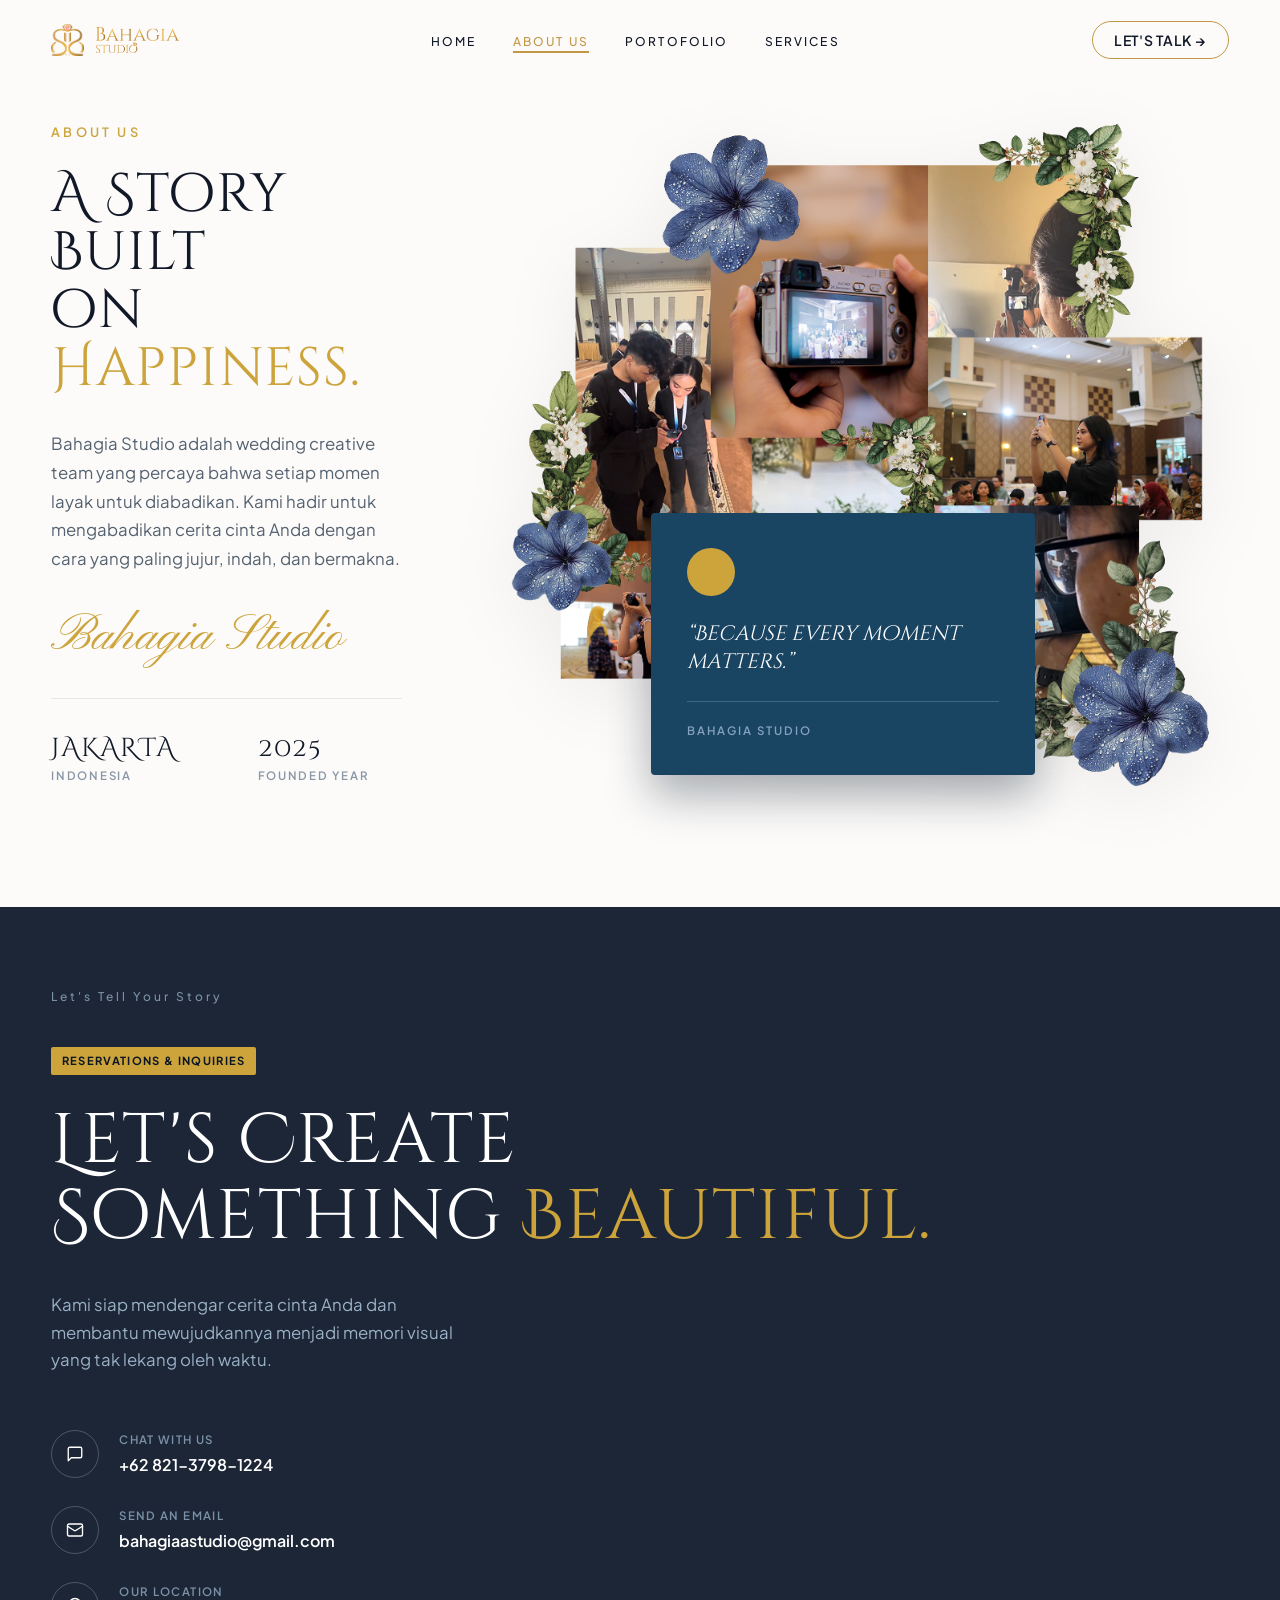
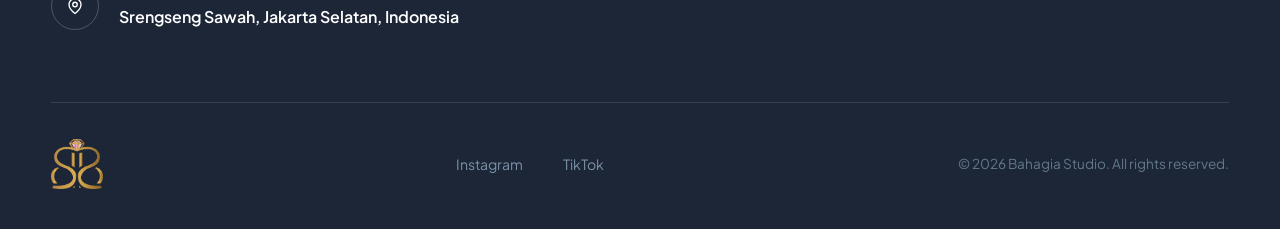
<file: about.html>
<!DOCTYPE html>
<html lang="id">

<head>
  <meta charset="UTF-8">
  <meta name="viewport" content="width=device-width, initial-scale=1.0">
  <title>About Us - Bahagia Studio | Tim Fotografer & Videografer Pernikahan</title>
  <meta name="description"
    content="Tentang Bahagia Studio - Tim kreator dokumentasi pernikahan, prewedding, & sinematografi berefek luxury & intimate.">
  <link rel="canonical" href="https://www.bahagiastudio.my.id/about.html">

  <!-- Open Graph -->
  <meta property="og:type" content="article">
  <meta property="og:url" content="https://www.bahagiastudio.my.id/about.html">
  <meta property="og:title" content="Tentang Bahagia Studio - Wedding Documentation">
  <meta property="og:description" content="Tim kreator dokumentasi pernikahan & sinematografi berefek luxury di Indonesia.">
  <meta property="og:image" content="https://www.bahagiastudio.my.id/assets/images/logo/logo-utama.png">

  <!-- Google Fonts -->
  <link rel="preconnect" href="https://fonts.googleapis.com">
  <link rel="preconnect" href="https://fonts.gstatic.com" crossorigin>
  <link
    href="https://fonts.googleapis.com/css2?family=Cinzel:wght@400;500;600;700&family=Cinzel+Decorative:wght@400;700;900&family=Cormorant+Garamond:ital,wght@0,400;0,500;0,600;0,700;1,400&family=Pinyon+Script&family=Plus+Jakarta+Sans:wght@300;400;500;600;700&display=swap"
    rel="stylesheet">

  <!-- CSS Stylesheets -->
  <link rel="stylesheet" href="css/main.css">
  <!-- Favicon -->
  <link rel="icon" type="image/png" href="https://www.bahagiastudio.my.id/assets/images/logo/logo-utama.png">
  <link rel="apple-touch-icon" href="https://www.bahagiastudio.my.id/assets/images/logo/logo-utama.png">
</head>

<body>

  <!-- ==========================================
       1. HEADER & NAVIGATION BAR
       ========================================== -->
  <header class="site-header site-header-about">
    <div class="container">
      <nav class="navbar">
        <!-- Brand Logo -->
        <a href="index.html" class="brand-logo">
          <img src="assets/images/logo/logo-utama.png" alt="Bahagia Studio Icon" class="brand-logo-icon">
          <img src="assets/images/logo/logo-tulisan-ratakiri.png" alt="Bahagia Studio" class="brand-logo-text">
        </a>

        <!-- Nav Links -->
        <ul class="nav-menu">
          <li><a href="index.html" class="nav-link">HOME</a></li>
          <li><a href="about.html" class="nav-link active">ABOUT US</a></li>
          <li><a href="portfolio.html" class="nav-link">PORTOFOLIO</a></li>
          <li><a href="index.html#services" class="nav-link">SERVICES</a></li>
        </ul>

        <!-- Right CTA & Tagline -->
        <div class="nav-right-wrapper">
          <a href="https://wa.me/6282137981224?text=Halo%20Bahagia%20Studio,%20saya%20ingin%20konsultasi"
            target="_blank" class="btn nav-cta-btn">LET'S TALK &rarr;</a>
        </div>

        <!-- Mobile Menu Toggle -->
        <button class="mobile-toggle" aria-label="Toggle Navigation Menu">
          &#9776;
        </button>
      </nav>
    </div>
  </header>

  <main>
    <!-- ==========================================
         ABOUT US MAIN SECTION
         ========================================== -->
    <section id="about" class="about-section">
      <div class="container about-container">
        <div class="about-grid">
          <!-- Left Content Column -->
          <div class="about-content">
            <div class="about-eyebrow">ABOUT US</div>

            <h2 class="about-title">
              A Story Built<br>
              on<br>
              <span class="about-title-gold">Happiness.</span>
            </h2>

            <p class="about-description">
              Bahagia Studio adalah wedding creative team yang percaya bahwa setiap momen layak untuk diabadikan.
              Kami hadir untuk mengabadikan cerita cinta Anda dengan cara yang paling jujur, indah, dan bermakna.
            </p>

            <div class="about-signature">Bahagia Studio</div>

            <div class="about-divider"></div>

            <div class="about-stats-row">
              <div class="about-stat-item">
                <span class="stat-main">JAKARTA</span>
                <span class="stat-sub">INDONESIA</span>
              </div>
              <div class="about-stat-item">
                <span class="stat-main">2025</span>
                <span class="stat-sub">FOUNDED YEAR</span>
              </div>
            </div>
          </div>

          <!-- Right Collage Column -->
          <div class="about-collage-wrapper">
            <div class="collage-container">
              <img src="assets/images/photo/kolase.png" alt="Kolase Foto Dokumentasi Pernikahan & Prewedding Jabodetabek - Bahagia Studio" class="about-collage-img">

              <!-- Floating Quote Card -->
              <div class="about-quote-card">
                <div class="quote-card-badge">
                  <!-- <img src="assets/images/logo/logo-utama.png" alt="Bahagia Studio"
                    style="height:32px; width:auto; display:block;"> -->
                </div>
                <blockquote class="quote-card-text">
                  &ldquo;Because every moment matters.&rdquo;
                </blockquote>
                <div class="quote-card-divider"></div>
                <div class="quote-card-brand">BAHAGIA STUDIO</div>
              </div>
            </div>
          </div>
        </div>
      </div>
    </section>
  </main>

  <!-- ==========================================
       FOOTER & CALL TO ACTION
       ========================================== -->
  <footer id="contact" class="footer-section">
    <div class="container footer-container">
      <!-- Eyebrow Subtitle -->
      <div class="footer-eyebrow">Let's Tell Your Story</div>

      <!-- Highlight Badge -->
      <div class="footer-badge">RESERVATIONS &amp; INQUIRIES</div>

      <!-- Main Title -->
      <h2 class="footer-title">
        Let's Create<br>
        Something <span class="footer-title-gold">Beautiful.</span>
      </h2>

      <!-- Description Paragraph -->
      <p class="footer-desc">
        Kami siap mendengar cerita cinta Anda dan<br>
        membantu mewujudkannya menjadi memori visual<br>
        yang tak lekang oleh waktu.
      </p>

      <!-- Contact Info Stack -->
      <div class="footer-contact-list">
        <a href="https://wa.me/6282137981224?text=Halo%20Bahagia%20Studio,%20saya%20ingin%20konsultasi" target="_blank"
          class="contact-item">
          <div class="contact-icon-circle">
            <svg width="18" height="18" viewBox="0 0 24 24" fill="none" stroke="currentColor" stroke-width="1.8"
              stroke-linecap="round" stroke-linejoin="round">
              <path d="M21 15a2 2 0 0 1-2 2H7l-4 4V5a2 2 0 0 1 2-2h14a2 2 0 0 1 2 2z"></path>
            </svg>
          </div>
          <div class="contact-details">
            <span class="contact-tag">CHAT WITH US</span>
            <span class="contact-val">+62 821-3798-1224</span>
          </div>
        </a>

        <a href="mailto:bahagiaastudio@gmail.com" class="contact-item">
          <div class="contact-icon-circle">
            <svg width="18" height="18" viewBox="0 0 24 24" fill="none" stroke="currentColor" stroke-width="1.8"
              stroke-linecap="round" stroke-linejoin="round">
              <rect x="2" y="4" width="20" height="16" rx="2"></rect>
              <path d="m22 7-8.97 5.7a1.94 1.94 0 0 1-2.06 0L2 7"></path>
            </svg>
          </div>
          <div class="contact-details">
            <span class="contact-tag">SEND AN EMAIL</span>
            <span class="contact-val">bahagiaastudio@gmail.com</span>
          </div>
        </a>

        <div class="contact-item">
          <div class="contact-icon-circle">
            <svg width="18" height="18" viewBox="0 0 24 24" fill="none" stroke="currentColor" stroke-width="1.8"
              stroke-linecap="round" stroke-linejoin="round">
              <path d="M20 10c0 6-8 12-8 12s-8-6-8-12a8 8 0 0 1 16 0Z"></path>
              <circle cx="12" cy="10" r="3"></circle>
            </svg>
          </div>
          <div class="contact-details">
            <span class="contact-tag">OUR LOCATION</span>
            <span class="contact-val">Srengseng Sawah, Jakarta Selatan, Indonesia</span>
          </div>
        </div>
      </div>

      <!-- Horizontal Divider Line -->
      <div class="footer-divider-line"></div>

      <!-- Bottom Footer Bar -->
      <div class="footer-bottom-bar">
        <div class="footer-brand-logo">
          <img src="assets/images/logo/logo-utama.png" alt="Bahagia Studio Logo" class="footer-logo-img">
        </div>

        <div class="footer-social-links">
          <a href="https://www.instagram.com/bahagiastudio/" target="_blank" class="footer-social-link">Instagram</a>
          <a href="https://www.tiktok.com/@bahagiastudio_" target="_blank" class="footer-social-link">TikTok</a>
        </div>

        <div class="footer-copyright">
          &copy; 2026 Bahagia Studio. All rights reserved.
        </div>
      </div>
    </div>
  </footer>

  <!-- Main JavaScript File -->
  <script type="module" src="js/main.js"></script>
</body>

</html>
</file>
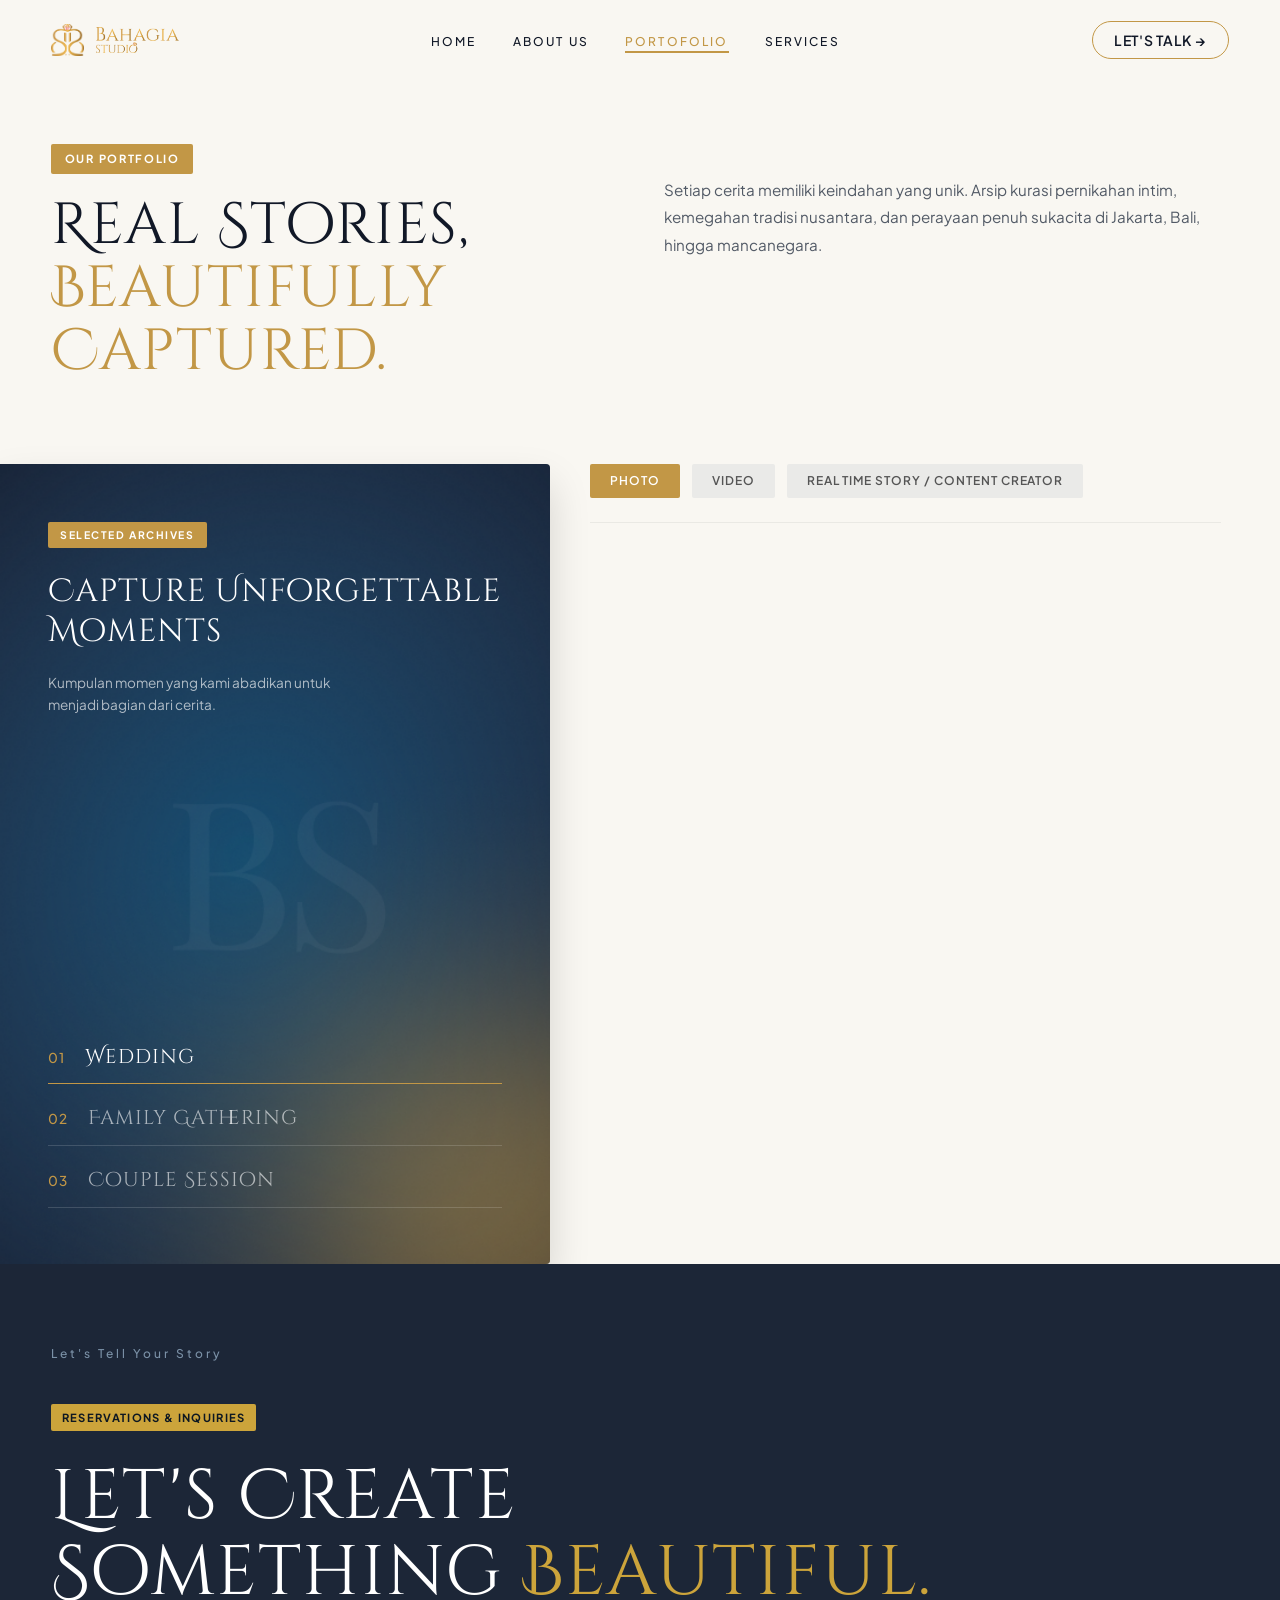
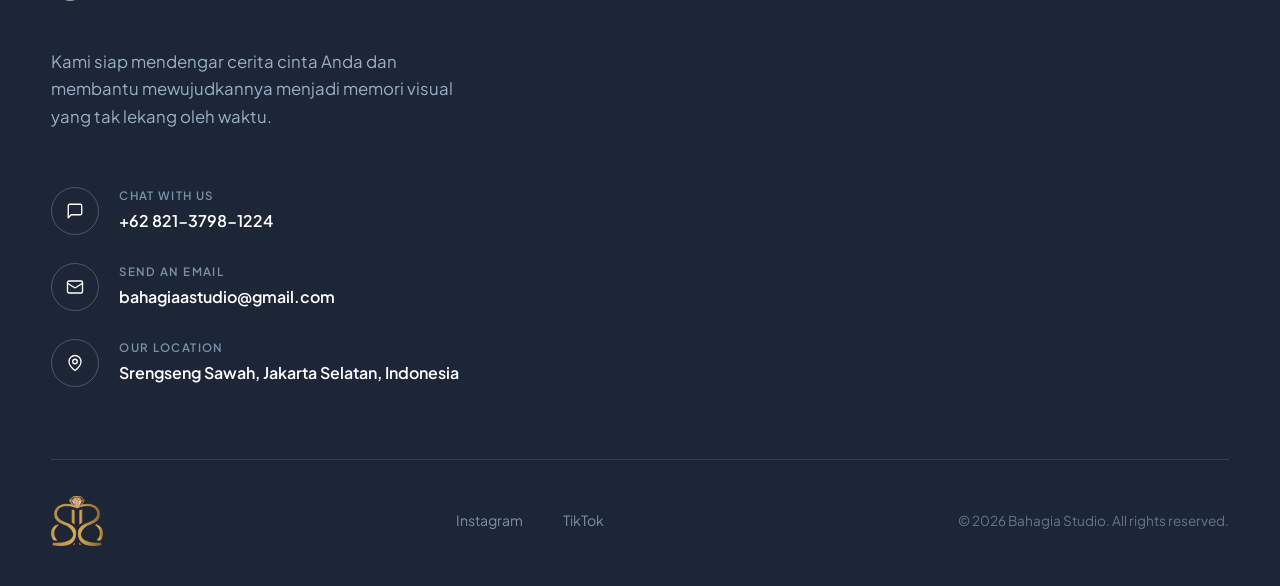
<file: portfolio.html>
<!DOCTYPE html>
<html lang="id">

<head>
  <meta charset="UTF-8">
  <meta name="viewport" content="width=device-width, initial-scale=1.0">
  <title>Portofolio - Bahagia Studio | Dokumentasi Wedding & Prewedding</title>
  <meta name="description"
    content="Kurasi Portofolio Dokumentasi Pernikahan, Prewedding, Family Gathering, & Couple Session Bahagia Studio. Sinematografi dan Fotografi Luxury & Abadi.">
  <link rel="canonical" href="https://www.bahagiastudio.my.id/portfolio.html">

  <!-- Open Graph -->
  <meta property="og:type" content="article">
  <meta property="og:url" content="https://www.bahagiastudio.my.id/portfolio.html">
  <meta property="og:title" content="Portofolio Bahagia Studio - Wedding & Event Documentation">
  <meta property="og:description" content="Lihat galeri foto dan video sinematik dokumentasi pernikahan & acara dari Bahagia Studio.">
  <meta property="og:image" content="https://www.bahagiastudio.my.id/assets/images/logo/logo-utama.png">

  <!-- Google Fonts -->
  <link rel="preconnect" href="https://fonts.googleapis.com">
  <link rel="preconnect" href="https://fonts.gstatic.com" crossorigin>
  <link
    href="https://fonts.googleapis.com/css2?family=Cinzel:wght@400;500;600;700&family=Cinzel+Decorative:wght@400;700;900&family=Cormorant+Garamond:ital,wght@0,400;0,500;0,600;0,700;1,400&family=Pinyon+Script&family=Plus+Jakarta+Sans:wght@300;400;500;600;700&display=swap"
    rel="stylesheet">

  <!-- CSS Stylesheets -->
  <link rel="stylesheet" href="css/main.css">
  <!-- Favicon -->
  <link rel="icon" type="image/png" href="https://www.bahagiastudio.my.id/assets/images/logo/logo-utama.png">
  <link rel="apple-touch-icon" href="https://www.bahagiastudio.my.id/assets/images/logo/logo-utama.png">
</head>

<body>

  <!-- ==========================================
       1. HEADER & NAVIGATION BAR
       ========================================== -->
  <header class="site-header site-header-about">
    <div class="container">
      <nav class="navbar">
        <!-- Brand Logo -->
        <a href="index.html" class="brand-logo">
          <img src="assets/images/logo/logo-utama.png" alt="Bahagia Studio Icon" class="brand-logo-icon">
          <img src="assets/images/logo/logo-tulisan-ratakiri.png" alt="Bahagia Studio" class="brand-logo-text">
        </a>

        <!-- Nav Links -->
        <ul class="nav-menu">
          <li><a href="index.html" class="nav-link">HOME</a></li>
          <li><a href="about.html" class="nav-link">ABOUT US</a></li>
          <li><a href="portfolio.html" class="nav-link active">PORTOFOLIO</a></li>
          <li><a href="index.html#services" class="nav-link">SERVICES</a></li>
        </ul>

        <!-- Right CTA & Tagline -->
        <div class="nav-right-wrapper">
          <a href="https://wa.me/6282137981224?text=Halo%20Bahagia%20Studio,%20saya%20ingin%20konsultasi"
            target="_blank" class="btn nav-cta-btn">LET'S TALK &rarr;</a>
        </div>

        <!-- Mobile Menu Toggle -->
        <button class="mobile-toggle" aria-label="Toggle Navigation Menu">
          &#9776;
        </button>
      </nav>
    </div>
  </header>

  <main>
    <!-- ==========================================
         2. SECTION 1: HERO SHOWCASE BANNER
         ========================================== -->
    <section class="porto-hero-section">
      <div class="container">
        <div class="porto-hero-grid">
          <div class="porto-hero-left">
            <span class="porto-hero-badge">OUR PORTFOLIO</span>
            <h1 class="porto-hero-title">
              Real Stories,<br>
              <span class="title-gold">Beautifully Captured.</span>
            </h1>
          </div>
          <div class="porto-hero-right">
            <p class="porto-hero-desc">
              Setiap cerita memiliki keindahan yang unik. Arsip kurasi pernikahan intim, kemegahan tradisi
              nusantara, dan perayaan penuh sukacita di Jakarta, Bali, hingga mancanegara.
            </p>
          </div>
        </div>
      </div>
    </section>

    <!-- ==========================================
         3. SECTION 2: SPLIT 2-COLUMN PORTFOLIO SHOWCASE
         ========================================== -->
    <section id="portfolio-showcase" class="porto-showcase-section">
      <div class="porto-showcase-fullwidth">
        <div class="porto-showcase-wrapper">
          <!-- Left Column Sidebar -->
          <aside class="porto-sidebar-left">
            <div class="porto-sidebar-bg-overlay"></div>

            <div class="porto-sidebar-content">
              <div class="porto-sidebar-top">
                <span class="porto-sidebar-top-badge">SELECTED ARCHIVES</span>
                <h2 class="porto-sidebar-heading">Capture Unforgettable Moments</h2>
                <p class="porto-sidebar-subtext">
                  Kumpulan momen yang kami abadikan untuk menjadi bagian dari cerita.
                </p>
              </div>
              <nav class="porto-category-menu">
                <button class="porto-menu-item active" data-category="wedding">
                  <span class="menu-num">01</span>
                  <span class="menu-title">Wedding</span>
                </button>
                <button class="porto-menu-item" data-category="family">
                  <span class="menu-num">02</span>
                  <span class="menu-title">Family Gathering</span>
                </button>
                <button class="porto-menu-item" data-category="couple">
                  <span class="menu-num">03</span>
                  <span class="menu-title">Couple Session</span>
                </button>
              </nav>
            </div>
          </aside>

          <!-- Right Column Showcase -->
          <div class="porto-showcase-right">
            <div class="porto-filter-bar">
              <button class="porto-filter-btn active" data-filter="photo">PHOTO</button>
              <button class="porto-filter-btn" data-filter="video">VIDEO</button>
              <button class="porto-filter-btn" data-filter="wcc">REAL TIME STORY / CONTENT CREATOR</button>
            </div>
            <div class="porto-grid-container">
              <div id="portoGrid" class="porto-grid"></div>
              <div id="loadStatus" class="porto-load-status"></div>
            </div>
          </div>
        </div>
      </div>
    </section>

    <!-- ==========================================
         4. SECTION 3: FOOTER & CONTACT CTA
         ========================================== -->
    <footer id="contact" class="footer-section">
      <div class="container footer-container">
        <!-- Eyebrow Subtitle -->
        <div class="footer-eyebrow">Let's Tell Your Story</div>

        <!-- Highlight Badge -->
        <div class="footer-badge">RESERVATIONS &amp; INQUIRIES</div>

        <!-- Main Title -->
        <h2 class="footer-title">
          Let's Create<br>
          Something <span class="footer-title-gold">Beautiful.</span>
        </h2>

        <!-- Description Paragraph -->
        <p class="footer-desc">
          Kami siap mendengar cerita cinta Anda dan<br>
          membantu mewujudkannya menjadi memori visual<br>
          yang tak lekang oleh waktu.
        </p>

        <!-- Contact Info Stack -->
        <div class="footer-contact-list">
          <a href="https://wa.me/6282137981224?text=Halo%20Bahagia%20Studio,%20saya%20ingin%20konsultasi"
            target="_blank" class="contact-item">
            <div class="contact-icon-circle">
              <svg width="18" height="18" viewBox="0 0 24 24" fill="none" stroke="currentColor" stroke-width="1.8"
                stroke-linecap="round" stroke-linejoin="round">
                <path d="M21 15a2 2 0 0 1-2 2H7l-4 4V5a2 2 0 0 1 2-2h14a2 2 0 0 1 2 2z"></path>
              </svg>
            </div>
            <div class="contact-details">
              <span class="contact-tag">CHAT WITH US</span>
              <span class="contact-val">+62 821-3798-1224</span>
            </div>
          </a>

          <a href="mailto:bahagiaastudio@gmail.com" class="contact-item">
            <div class="contact-icon-circle">
              <svg width="18" height="18" viewBox="0 0 24 24" fill="none" stroke="currentColor" stroke-width="1.8"
                stroke-linecap="round" stroke-linejoin="round">
                <rect x="2" y="4" width="20" height="16" rx="2"></rect>
                <path d="m22 7-8.97 5.7a1.94 1.94 0 0 1-2.06 0L2 7"></path>
              </svg>
            </div>
            <div class="contact-details">
              <span class="contact-tag">SEND AN EMAIL</span>
              <span class="contact-val">bahagiaastudio@gmail.com</span>
            </div>
          </a>

          <div class="contact-item">
            <div class="contact-icon-circle">
              <svg width="18" height="18" viewBox="0 0 24 24" fill="none" stroke="currentColor" stroke-width="1.8"
                stroke-linecap="round" stroke-linejoin="round">
                <path d="M20 10c0 6-8 12-8 12s-8-6-8-12a8 8 0 0 1 16 0Z"></path>
                <circle cx="12" cy="10" r="3"></circle>
              </svg>
            </div>
            <div class="contact-details">
              <span class="contact-tag">OUR LOCATION</span>
              <span class="contact-val">Srengseng Sawah, Jakarta Selatan, Indonesia</span>
            </div>
          </div>
        </div>

        <!-- Horizontal Divider Line -->
        <div class="footer-divider-line"></div>

        <!-- Bottom Footer Bar -->
        <div class="footer-bottom-bar">
          <div class="footer-brand-logo">
            <img src="assets/images/logo/logo-utama.png" alt="Bahagia Studio Logo" class="footer-logo-img">
          </div>

          <div class="footer-social-links">
            <a href="https://www.instagram.com/bahagiastudio/" target="_blank" class="footer-social-link">Instagram</a>
            <a href="https://www.tiktok.com/@bahagiastudio_" target="_blank" class="footer-social-link">TikTok</a>
          </div>

          <div class="footer-copyright">
            &copy; 2026 Bahagia Studio. All rights reserved.
          </div>
        </div>
      </div>
    </footer>
  </main>

  <!-- Video Lightbox Modal Structure -->
  <div id="videoModal" class="video-modal" aria-hidden="true">
    <div class="video-modal-content">
      <button id="videoModalClose" class="video-modal-close" aria-label="Close Video">&times;</button>
      <div id="videoModalContainer" style="width:100%; height:100%;"></div>
    </div>
  </div>

  <!-- JavaScript Modules -->
  <script type="module" src="js/main.js"></script>
  <script src="js/modules/portfolio-page.js"></script>
</body>

</html>
</file>
<file: css/main.css>
/* ==========================================================================
   BAHAGIA STUDIO - MAIN CORE STYLES & IMPORTS
   ========================================================================== */

@import './variables.css';
@import './components/navbar.css';
@import './components/hero.css';
@import './components/about.css';
@import './components/portfolio.css';
@import './components/motion.css';
@import './components/services.css';
@import './components/motion-services.css';
@import './components/scrollytelling.css';
@import './components/footer.css';
@import './components/portfolio-page.css';
@import './responsive.css';

/* CSS Reset & Global Layout */
*, *::before, *::after {
  box-sizing: border-box;
  margin: 0;
  padding: 0;
}

html {
  scroll-behavior: smooth;
  font-size: 16px;
  text-rendering: optimizeLegibility;
  -webkit-font-smoothing: antialiased;
}

body {
  font-family: var(--font-sans);
  background-color: var(--bg-light);
  color: var(--text-dark);
  line-height: 1.6;
  overflow-x: hidden;
  text-rendering: optimizeLegibility;
}

img {
  max-width: 100%;
  display: block;
}

/* Typography Helpers */
h1, h2, h3, h4, h5, h6, .serif {
  font-family: var(--font-serif);
  font-weight: 500;
  letter-spacing: 0.02em;
}

.gold-text {
  color: var(--accent-gold);
}

.gold-gradient-text {
  background: linear-gradient(135deg, var(--accent-gold-light) 0%, var(--accent-gold) 50%, #a67c33 100%);
  -webkit-background-clip: text;
  -webkit-text-fill-color: transparent;
}

/* Common Layout Utilities */
.container {
  width: 100%;
  max-width: var(--container-max);
  margin-left: auto;
  margin-right: auto;
  padding-left: clamp(1.5rem, 4vw, 4.5rem);
  padding-right: clamp(1.5rem, 4vw, 4.5rem);
}

.section-padding {
  padding-top: 6rem;
  padding-bottom: 6rem;
}

.section-badge {
  display: inline-flex;
  align-items: center;
  gap: 0.5rem;
  padding: 0.35rem 1rem;
  border-radius: var(--radius-full);
  font-size: 0.75rem;
  font-weight: 600;
  letter-spacing: 0.15em;
  background: rgba(197, 160, 89, 0.12);
  color: var(--accent-gold);
  border: 1px solid rgba(197, 160, 89, 0.3);
  margin-bottom: 1.25rem;
}

.section-badge-dark {
  background: rgba(255, 255, 255, 0.08);
  color: var(--accent-gold-light);
  border: 1px solid var(--glass-border);
}

/* Buttons */
.btn {
  display: inline-flex;
  align-items: center;
  justify-content: center;
  gap: 0.75rem;
  padding: 0.85rem 2rem;
  border-radius: var(--radius-full);
  font-size: 0.875rem;
  font-weight: 600;
  letter-spacing: 0.05em;
  text-decoration: none;
  cursor: pointer;
  transition: var(--transition-smooth);
  border: 1px solid transparent;
}

.btn-gold {
  background: var(--accent-navy);
  color: #ffffff;
  border-color: var(--accent-gold);
  box-shadow: 0 4px 15px rgba(15, 28, 43, 0.2);
}

.btn-gold:hover {
  background: var(--accent-gold);
  color: var(--bg-navy);
  transform: translateY(-2px);
  box-shadow: var(--shadow-gold);
}

.btn-outline-gold {
  background: transparent;
  color: var(--accent-gold);
  border-color: var(--accent-gold);
}

.btn-outline-gold:hover {
  background: var(--accent-gold);
  color: var(--bg-navy);
  transform: translateY(-2px);
}

.btn-dark {
  background: var(--accent-navy);
  color: #ffffff;
}

.btn-dark:hover {
  background: var(--accent-gold);
  color: var(--bg-navy);
}

/* Botanical Decoration Container */
.botanical-accent {
  position: absolute;
  pointer-events: none;
  z-index: 1;
  opacity: 0.85;
  transition: var(--transition-smooth);
}
</file>
